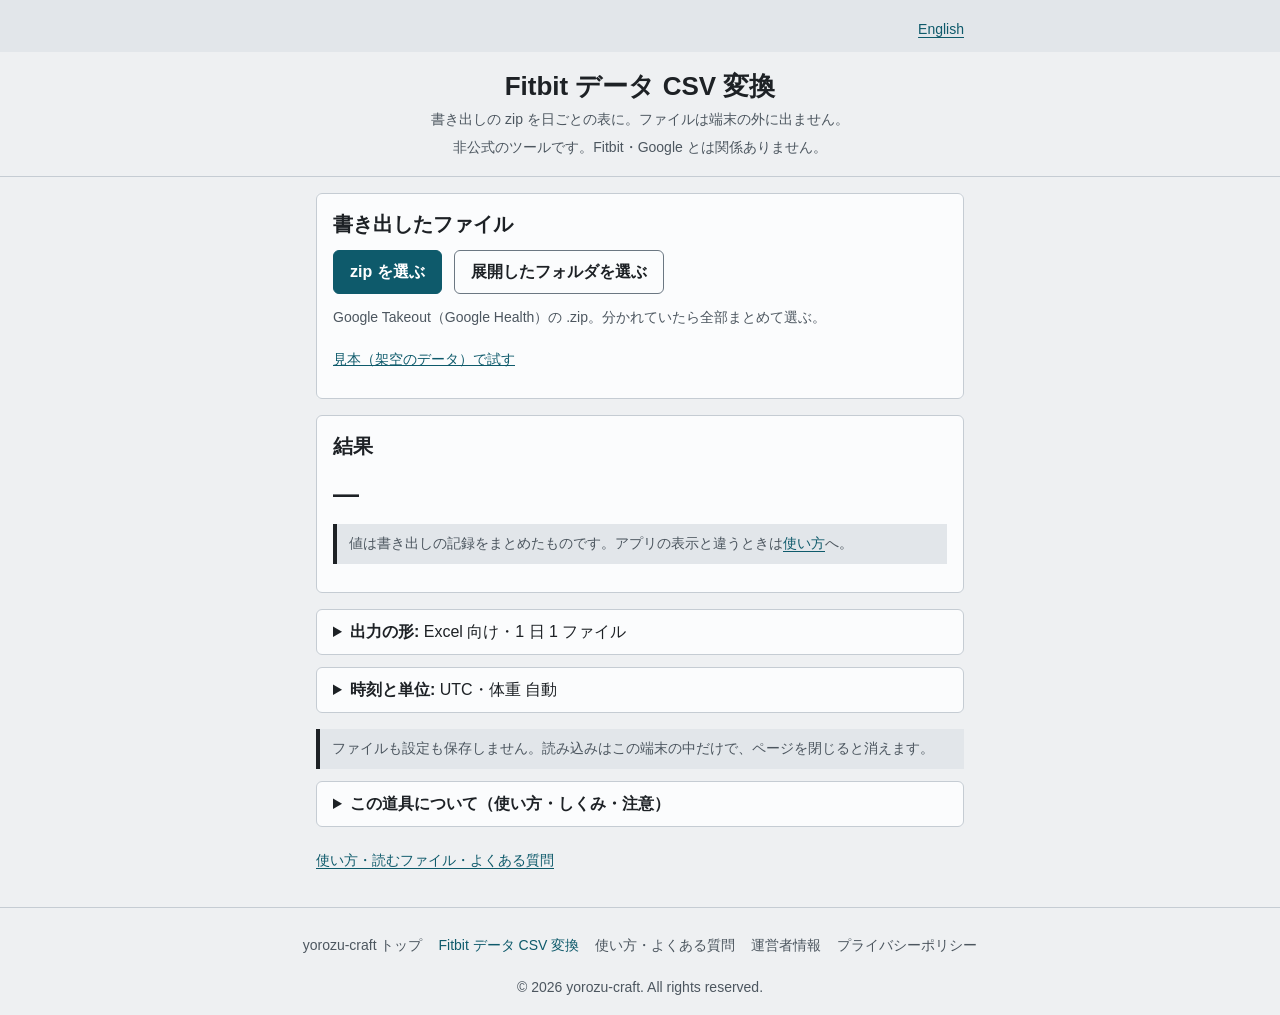
<file: index.html>
<!DOCTYPE html>
<html lang="ja">
<head>
  <meta charset="UTF-8">
  <meta name="viewport" content="width=device-width, initial-scale=1.0">
  <title>Fitbit データを CSV・Excel に変換（睡眠・歩数・心拍数）｜yorozu-craft</title>
  <meta name="description" content="Fitbit（Google Health）の書き出し zip から、睡眠・睡眠スコア・歩数・安静時心拍数・体重を日ごとの CSV（Excel 用）と Markdown（Obsidian 用）に。ファイルはブラウザの中で読み、送信しません。">
  <meta name="robots" content="index, follow">
  <link rel="canonical" href="https://yorozu-craft.com/fitbit-export/">
  <link rel="alternate" hreflang="ja" href="https://yorozu-craft.com/fitbit-export/">
  <link rel="alternate" hreflang="en" href="https://yorozu-craft.com/fitbit-export/en/">
  <link rel="alternate" hreflang="x-default" href="https://yorozu-craft.com/fitbit-export/">

  <meta property="og:title" content="Fitbit データを CSV・Excel に変換｜yorozu-craft">
  <meta property="og:description" content="Fitbit（Google Health）の書き出し zip から、睡眠・歩数・安静時心拍数・体重を日ごとの CSV と Markdown に。ファイルは送信しません。">
  <meta property="og:type" content="website">
  <meta property="og:url" content="https://yorozu-craft.com/fitbit-export/">
  <meta property="og:site_name" content="yorozu-craft">
  <meta property="og:locale" content="ja_JP">
  <meta property="og:image" content="https://yorozu-craft.com/fitbit-export/og-image.png">
  <meta property="og:image:width" content="1200">
  <meta property="og:image:height" content="630">
  <meta name="twitter:card" content="summary_large_image">
  <meta name="theme-color" content="#eef0f2" media="(prefers-color-scheme: light)">
  <meta name="theme-color" content="#15191d" media="(prefers-color-scheme: dark)">

  <script type="application/ld+json">
  {
    "@context": "https://schema.org",
    "@type": "WebApplication",
    "name": "Fitbit データ CSV 変換",
    "description": "Fitbit（Google Health）の書き出し zip から、睡眠・歩数・安静時心拍数・体重を日ごとの CSV と Markdown に。ファイルはブラウザの中で読み、送信しません。",
    "url": "https://yorozu-craft.com/fitbit-export/",
    "applicationCategory": "UtilitiesApplication",
    "operatingSystem": "All",
    "offers": { "@type": "Offer", "price": "0", "priceCurrency": "JPY" },
    "inLanguage": "ja"
  }
  </script>

  <!-- Google AdSense: サイト所有確認の meta だけ。AdSense 審査が通るまで本文の薄いページは広告 script を外す（2026-10-04）。通ったら本文を足してから戻す -->
  <meta name="google-adsense-account" content="ca-pub-5375267956079717">

  <link rel="icon" href="./favicon.svg" type="image/svg+xml">
  <link rel="apple-touch-icon" href="./apple-touch-icon.png">
  <link rel="manifest" href="./manifest.webmanifest">
  <link rel="stylesheet" href="./style.css">
</head>
<body>

  <header>
    <p class="lang-switch no-print"><a href="./en/" hreflang="en" lang="en">English</a></p>
    <div class="app-header">
      <h1>Fitbit データ CSV 変換</h1>
      <!-- 道具の冒頭は 1 文・40 字（WRITING.md 1 章）。「外部に送信しない」をここに -->
      <p class="subtitle">書き出しの zip を日ごとの表に。ファイルは端末の外に出ません。</p>
      <!-- 商標（REVIEW C7 R9）: 名前の近くに 1 文 -->
      <p class="tm">非公式のツールです。Fitbit・Google とは関係ありません。</p>
    </div>
  </header>

  <!-- 画面の骨組み「入力 → 結果」（SCREEN.md 1.1）。1 ファイルを選ぶ → 2 結果（日数・期間とダウンロード）→ 3 出力の形・時刻と単位 → 4 使い方へのリンク。
       入力は画面の中だけで扱い、ファイルも設定もブラウザに保存しない（localStorage を使わない） -->
  <main class="app-main">

    <!-- 1 必須の入力: ファイル 1 つ（ドロップも可） -->
    <fieldset class="card req" id="drop">
      <legend>書き出したファイル</legend>
      <div class="dropzone" id="dropzone">
        <div class="btn-row">
          <button type="button" class="btn btn-primary" id="pick-zip">zip を選ぶ</button>
          <button type="button" class="btn" id="pick-dir">展開したフォルダを選ぶ</button>
        </div>
        <label class="hint" for="file-zip">Google Takeout（Google Health）の .zip。分かれていたら全部まとめて選ぶ。</label>
        <p class="small"><button type="button" class="linkbtn" id="try-sample">見本（架空のデータ）で試す</button></p>
      </div>
      <input type="file" id="file-zip" accept=".zip,.json,.csv,application/zip" multiple hidden>
      <input type="file" id="file-dir" webkitdirectory multiple hidden>
    </fieldset>

    <!-- 2 結果: 日数（大きな数字）と期間。ダウンロードのボタンはここ -->
    <section class="card" id="result-card" tabindex="-1" aria-labelledby="h-result">
      <h2 id="h-result">結果</h2>
      <div id="result-main" aria-live="polite">
        <p class="result-num" id="result">—</p>
        <p class="result-sub" id="result-sub"></p>
      </div>
      <!-- 項目 × 月の升目（main.js が SVG を描く。Q-317） -->
      <div class="grid" id="grid" hidden></div>
      <!-- 2 つの列を 1 日 1 点で並べる図（main.js が押す所と SVG を描く。Q-426） -->
      <div class="scatter" id="scatter" hidden></div>
      <!-- 月ごとの平均を年ごとの線で重ねる図（main.js が SVG と押す所を描く。Q-508） -->
      <div class="scatter yoy" id="yoy" hidden></div>
      <div class="btn-row no-print" id="dl-row" hidden>
        <button type="button" class="btn btn-primary" id="dl-csv">CSV をダウンロード</button>
        <button type="button" class="btn" id="dl-md">Markdown（zip）をダウンロード</button>
        <button type="button" class="btn" id="dl-ex">運動の一覧（CSV）</button>
      </div>
      <details class="rels" id="detail" hidden>
        <summary>内訳（項目ごとの日数・注意・直近 7 日）</summary>
        <div class="table-wrap"><table class="mini" id="detail-table"></table></div>
        <ul class="notes" id="notes"></ul>
        <div class="table-wrap"><table class="mini" id="preview"></table></div>
      </details>
      <!-- data-keep: 値の出どころ（書き出しの記録をまとめたもので、アプリの表示と違うことがある）。D117 の目安と同じ役目 -->
      <p class="small" data-keep>値は書き出しの記録をまとめたものです。アプリの表示と違うときは<a href="./guide.html#time">使い方</a>へ。</p>
    </section>

    <!-- 3 出力の形・時刻と単位（一部の人だけ。summary に今の状態） -->
    <div class="opts">
      <details class="card opt" id="opt-out">
        <summary>出力の形: <span class="opt-state">Excel 向け・1 日 1 ファイル</span></summary>
        <div class="field">
          <label class="check"><input type="checkbox" id="bom" checked> CSV に BOM を付ける（Excel で文字化けしない）</label>
        </div>
        <div class="field">
          <label for="lang">列名・見出し</label>
          <select id="lang">
            <option value="ja" selected>日本語</option>
            <option value="en">英語（date, steps …）</option>
          </select>
        </div>
        <div class="field">
          <label for="md-unit">Markdown のまとめ方</label>
          <select id="md-unit">
            <option value="day" selected>1 日 1 ファイル（frontmatter つき）</option>
            <option value="month">1 か月 1 ファイル（表）</option>
          </select>
        </div>
        <div class="field">
          <label for="from">期間（空なら全部）</label>
          <div class="range"><input type="date" id="from" aria-label="期間の始め"> 〜 <input type="date" id="to" aria-label="期間の終わり"></div>
        </div>
      </details>
      <details class="card opt" id="opt-time">
        <summary>時刻と単位: <span class="opt-state">—</span></summary>
        <div class="field">
          <label for="tz">日付を分けるタイムゾーン</label>
          <p class="hint">歩数と運動の時刻は UTC で記録されています。</p>
          <select id="tz"></select>
        </div>
        <div class="field">
          <label for="wunit">weight-日付.json の体重の単位</label>
          <select id="wunit">
            <option value="auto" selected>自動（ふつうはポンド）</option>
            <option value="lb">ポンド（lb）→ kg に直す</option>
            <option value="kg">kg のまま</option>
          </select>
        </div>
      </details>
    </div>

    <!-- data-keep: 入れたファイルの扱い（保存しない・端末の外に出ない）。A2 の「入力は端末の外に出ない」と同じ役目 -->
    <p class="small" data-keep>ファイルも設定も保存しません。読み込みはこの端末の中だけで、ページを閉じると消えます。</p>
    <!-- about-tool: 道具の説明（使い方ページの要約。AdSense 審査 2026-10-04）。日本語のページだけ（id を付けない: 日英で同じ id を持つ試験があるため） -->
    <details class="about-tool card opt no-print">
      <summary>この道具について（使い方・しくみ・注意）</summary>
      <h3>Fitbit データ CSV 変換でできること</h3>
      <p>Google のデータ書き出しの zip を選ぶと、睡眠・睡眠スコア・歩数・安静時心拍数・体重・運動を日ごとの CSV（Excel 用）と Markdown（zip）にします。Fitbit のデータを表計算やメモに移したい人が使います。</p>
      <h3>使い方の要点</h3>
      <ul>
      <li>Google のデータ書き出し（takeout.google.com）で「Google Health」を選び、形式は .zip で書き出してダウンロードします。</li>
      <li>「zip を選ぶ」で zip を選びます。分かれていたら全部まとめて選びます。</li>
      <li>日数と期間、内訳の「直近 7 日」をアプリの値と見比べてから、CSV か Markdown（zip）をダウンロードします。</li>
      </ul>
      <h3>しくみ</h3>
      <p>読むのは睡眠・睡眠スコア・歩数・安静時心拍数・体重・運動のファイルだけで、フォルダ名は見ずにファイル名で探します。歩数と運動の時刻は UTC で記録されているので、選んだタイムゾーンで日付を分けます。weight-日付.json の体重はポンドとみなして kg に直し、weight.csv（グラム）があれば比べて決めます。JSON と CSV の両方の形がある日は、Global Export Data の JSON を使います。形式の根拠は Google Health ヘルプと公開の解析コードで、最終確認日は 2026 年 9 月 25 日です。</p>
      <h3>注意</h3>
      <p>値は書き出しの記録をまとめたもので、アプリの表示と一致するとは限りません。医療の判断には使わないでください。CSV と Markdown には健康の記録が入るので、共有する前に中身を確かめてください。選んだファイルはこのブラウザの中で読むだけで、外部に送信せず、ブラウザにも保存しません。.tgz は読めません。</p>
      <p>書き出し方のくわしい手順とよくある質問は<a href="./guide.html">Fitbit データ CSV 変換の使い方</a>に。</p>
    </details>
    <!-- /about-tool -->

    <p class="small link-row"><a href="./guide.html">使い方・読むファイル・よくある質問</a></p>

  </main>

  <footer class="app-footer">
    <nav class="footer-nav" aria-label="フッターナビゲーション">
      <ul>
        <li><a href="../">yorozu-craft トップ</a></li>
        <li><a href="./" aria-current="page">Fitbit データ CSV 変換</a></li>
        <li><a href="./guide.html">使い方・よくある質問</a></li>
        <li><a href="../about.html">運営者情報</a></li>
        <li><a href="../privacy-policy.html">プライバシーポリシー</a></li>
      </ul>
    </nav>
    <p>&copy; 2026 yorozu-craft. All rights reserved.</p>
  </footer>

  <script src="./used.js"></script>
  <script src="./constants.js"></script>
  <script src="./text.js"></script>
  <script src="./screen.js"></script>
  <script src="./zip.js"></script>
  <script src="./calc.js"></script>
  <script src="./main.js"></script>
  <!-- Cloudflare Web Analytics（Cookie を使わないアクセス解析） --><script type='module' src='https://static.cloudflareinsights.com/beacon.min.js' data-cf-beacon='{"token": "b79bf821e1fd4b6683866d493b1de426"}'></script><!-- End Cloudflare Web Analytics -->
</body>
</html>
</file>
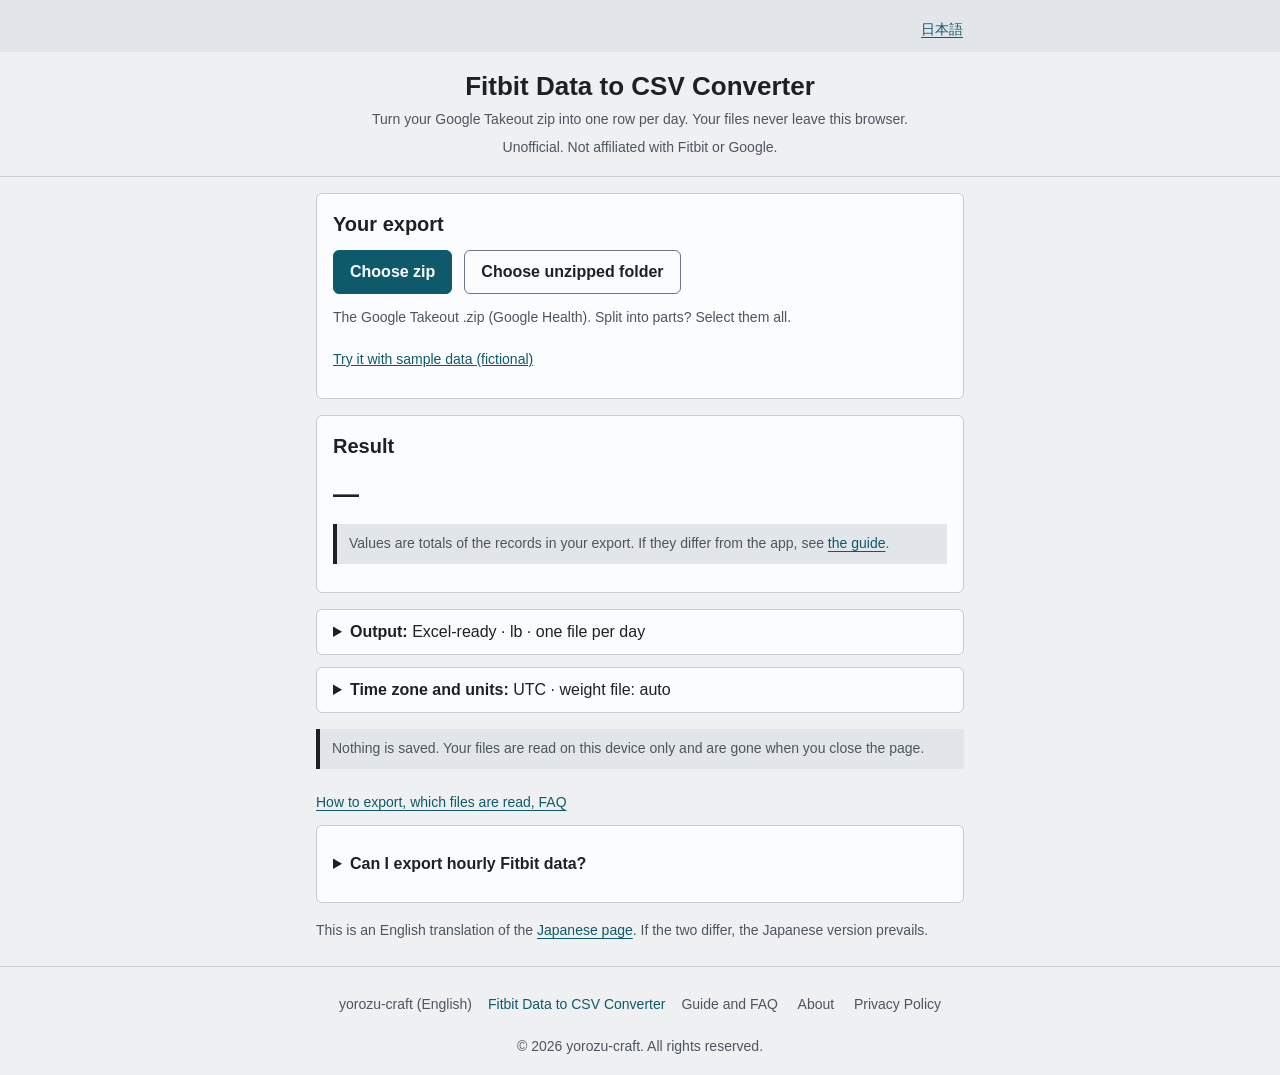
<file: en/index.html>
<!DOCTYPE html>
<html lang="en">
<head>
  <meta charset="UTF-8">
  <meta name="viewport" content="width=device-width, initial-scale=1.0">
  <title>How Do I Export Fitbit Data? Steps, Sleep, Weight and Heart Rate to CSV, Excel or Google Sheets | yorozu-craft</title>
  <meta name="description" content="Convert your Fitbit export from Google Takeout into a CSV with one row per day: sleep, sleep score, steps, resting heart rate, weight and exercise. Opens in Excel. Runs in your browser; nothing is uploaded.">
  <meta name="robots" content="index, follow">
  <link rel="canonical" href="https://yorozu-craft.com/fitbit-export/en/">
  <link rel="alternate" hreflang="ja" href="https://yorozu-craft.com/fitbit-export/">
  <link rel="alternate" hreflang="en" href="https://yorozu-craft.com/fitbit-export/en/">
  <link rel="alternate" hreflang="x-default" href="https://yorozu-craft.com/fitbit-export/">

  <meta property="og:title" content="How Do I Export Fitbit Data? Steps, Sleep, Weight and Heart Rate to CSV, Excel or Google Sheets | yorozu-craft">
  <meta property="og:description" content="Turn your Fitbit Google Takeout zip into one CSV row per day: sleep, steps, resting heart rate, weight. Nothing is uploaded.">
  <meta property="og:type" content="website">
  <meta property="og:url" content="https://yorozu-craft.com/fitbit-export/en/">
  <meta property="og:site_name" content="yorozu-craft">
  <meta property="og:locale" content="en_US">
  <meta property="og:locale:alternate" content="ja_JP">
  <meta property="og:image" content="https://yorozu-craft.com/fitbit-export/og-image.png">
  <meta property="og:image:width" content="1200">
  <meta property="og:image:height" content="630">
  <meta name="twitter:card" content="summary_large_image">
  <meta name="theme-color" content="#eef0f2" media="(prefers-color-scheme: light)">
  <meta name="theme-color" content="#15191d" media="(prefers-color-scheme: dark)">

  <script type="application/ld+json">
  {
    "@context": "https://schema.org",
    "@type": "WebApplication",
    "name": "Fitbit Data to CSV Converter",
    "description": "Convert your Fitbit export from Google Takeout into a CSV with one row per day: sleep, sleep score, steps, resting heart rate, weight and exercise. Runs in your browser; nothing is uploaded.",
    "url": "https://yorozu-craft.com/fitbit-export/en/",
    "applicationCategory": "UtilitiesApplication",
    "operatingSystem": "All",
    "offers": { "@type": "Offer", "price": "0", "priceCurrency": "JPY" },
    "inLanguage": "en"
  }
  </script>

  <!-- Google AdSense: site ownership meta only. The ad script is off on thin pages until the AdSense review passes (2026-10-04) -->
  <meta name="google-adsense-account" content="ca-pub-5375267956079717">

  <link rel="icon" href="../favicon.svg" type="image/svg+xml">
  <link rel="apple-touch-icon" href="../apple-touch-icon.png">
  <link rel="manifest" href="../manifest.webmanifest">
  <link rel="stylesheet" href="../style.css">
</head>
<body>

  <header>
    <p class="lang-switch no-print"><a href="../" hreflang="ja" lang="ja">日本語</a></p>
    <div class="app-header">
      <h1>Fitbit Data to CSV Converter</h1>
      <p class="subtitle">Turn your Google Takeout zip into one row per day. Your files never leave this browser.</p>
      <!-- 商標（REVIEW C7 R9） -->
      <p class="tm">Unofficial. Not affiliated with Fitbit or Google.</p>
    </div>
  </header>

  <!-- 日本語版（../index.html）と同じ骨組み・同じ id。文は text.js の en。ファイルも設定も保存しない -->
  <main class="app-main">

    <fieldset class="card req" id="drop">
      <legend>Your export</legend>
      <div class="dropzone" id="dropzone">
        <div class="btn-row">
          <button type="button" class="btn btn-primary" id="pick-zip">Choose zip</button>
          <button type="button" class="btn" id="pick-dir">Choose unzipped folder</button>
        </div>
        <label class="hint" for="file-zip">The Google Takeout .zip (Google Health). Split into parts? Select them all.</label>
        <p class="small"><button type="button" class="linkbtn" id="try-sample">Try it with sample data (fictional)</button></p>
      </div>
      <input type="file" id="file-zip" accept=".zip,.json,.csv,application/zip" multiple hidden>
      <input type="file" id="file-dir" webkitdirectory multiple hidden>
    </fieldset>

    <section class="card" id="result-card" tabindex="-1" aria-labelledby="h-result">
      <h2 id="h-result">Result</h2>
      <div id="result-main" aria-live="polite">
        <p class="result-num" id="result">—</p>
        <p class="result-sub" id="result-sub"></p>
      </div>
      <!-- 項目 × 月の升目（main.js が SVG を描く。Q-317） -->
      <div class="grid" id="grid" hidden></div>
      <!-- 2 つの列を 1 日 1 点で並べる図（main.js が押す所と SVG を描く。Q-426） -->
      <div class="scatter" id="scatter" hidden></div>
      <div class="scatter yoy" id="yoy" hidden></div>
      <div class="btn-row no-print" id="dl-row" hidden>
        <button type="button" class="btn btn-primary" id="dl-csv">Download CSV</button>
        <button type="button" class="btn" id="dl-md">Download Markdown (zip)</button>
        <button type="button" class="btn" id="dl-ex">Exercise list (CSV)</button>
      </div>
      <details class="rels" id="detail" hidden>
        <summary>Details (days per item, notes, last 7 days)</summary>
        <div class="table-wrap"><table class="mini" id="detail-table"></table></div>
        <ul class="notes" id="notes"></ul>
        <div class="table-wrap"><table class="mini" id="preview"></table></div>
      </details>
      <!-- data-keep: 値の出どころ（書き出しの記録をまとめたもので、アプリの表示と違うことがある）。D117 の目安と同じ役目 -->
      <p class="small" data-keep>Values are totals of the records in your export. If they differ from the app, see <a href="./guide.html#time">the guide</a>.</p>
    </section>

    <div class="opts">
      <details class="card opt" id="opt-out">
        <summary>Output: <span class="opt-state">Excel-ready · kg · one file per day</span></summary>
        <div class="field">
          <label for="wout">Weight unit</label>
          <select id="wout">
            <option value="kg" selected>Kilograms (kg)</option>
            <option value="lb">Pounds (lb)</option>
          </select>
        </div>
        <div class="field">
          <label class="check"><input type="checkbox" id="bom" checked> Add a BOM so Excel opens the CSV as UTF-8</label>
        </div>
        <div class="field">
          <label for="lang">Column names</label>
          <select id="lang">
            <option value="en" selected>English (date, steps …)</option>
            <option value="ja">Japanese</option>
          </select>
        </div>
        <div class="field">
          <label for="md-unit">Markdown files</label>
          <select id="md-unit">
            <option value="day" selected>One file per day (with frontmatter)</option>
            <option value="month">One file per month (table)</option>
          </select>
        </div>
        <div class="field">
          <label for="from">Date range (leave empty for all)</label>
          <div class="range"><input type="date" id="from" aria-label="Start date"> to <input type="date" id="to" aria-label="End date"></div>
        </div>
      </details>
      <details class="card opt" id="opt-time">
        <summary>Time zone and units: <span class="opt-state">—</span></summary>
        <div class="field">
          <label for="tz">Time zone for splitting days</label>
          <p class="hint">Step and exercise times are recorded in UTC.</p>
          <select id="tz"></select>
        </div>
        <div class="field">
          <label for="wunit">Unit in weight-YYYY-MM-DD.json</label>
          <select id="wunit">
            <option value="auto" selected>Auto (usually pounds)</option>
            <option value="lb">Pounds (lb)</option>
            <option value="kg">Kilograms (kg)</option>
          </select>
        </div>
      </details>
    </div>

    <!-- data-keep: 入れたファイルの扱い（保存しない・端末の外に出ない）。A2 の「入力は端末の外に出ない」と同じ役目 -->
    <p class="small" data-keep>Nothing is saved. Your files are read on this device only and are gone when you close the page.</p>
    <p class="small link-row"><a href="./guide.html">How to export, which files are read, FAQ</a></p>

    <details class="card content" id="hourly">
      <summary>Can I export hourly Fitbit data?</summary>
      <p>Google Takeout keeps more detail than one value per day: the steps and heart rate files hold minute-level records, each with a time in UTC. This converter makes one row per day and does not write hourly rows.</p>
    </details>

    <p class="small translation-note">This is an English translation of the <a href="../" hreflang="ja">Japanese page</a>. If the two differ, the Japanese version prevails.</p>

  </main>

  <footer class="app-footer">
    <nav class="footer-nav" aria-label="Footer">
      <ul>
        <li><a href="../../en/">yorozu-craft (English)</a></li>
        <li><a href="./" aria-current="page">Fitbit Data to CSV Converter</a></li>
        <li><a href="./guide.html">Guide and FAQ</a></li>
        <li><a href="../../en/about.html">About</a></li>
        <li><a href="../../en/privacy-policy.html">Privacy Policy</a></li>
      </ul>
    </nav>
    <p>&copy; 2026 yorozu-craft. All rights reserved.</p>
  </footer>

  <script src="../used.js"></script>
  <script src="../constants.js"></script>
  <script src="../text.js"></script>
  <script src="../screen.js"></script>
  <script src="../zip.js"></script>
  <script src="../calc.js"></script>
  <script src="../main.js"></script>
  <!-- Cloudflare Web Analytics（Cookie を使わないアクセス解析） --><script type='module' src='https://static.cloudflareinsights.com/beacon.min.js' data-cf-beacon='{"token": "b79bf821e1fd4b6683866d493b1de426"}'></script><!-- End Cloudflare Web Analytics -->
</body>
</html>
</file>
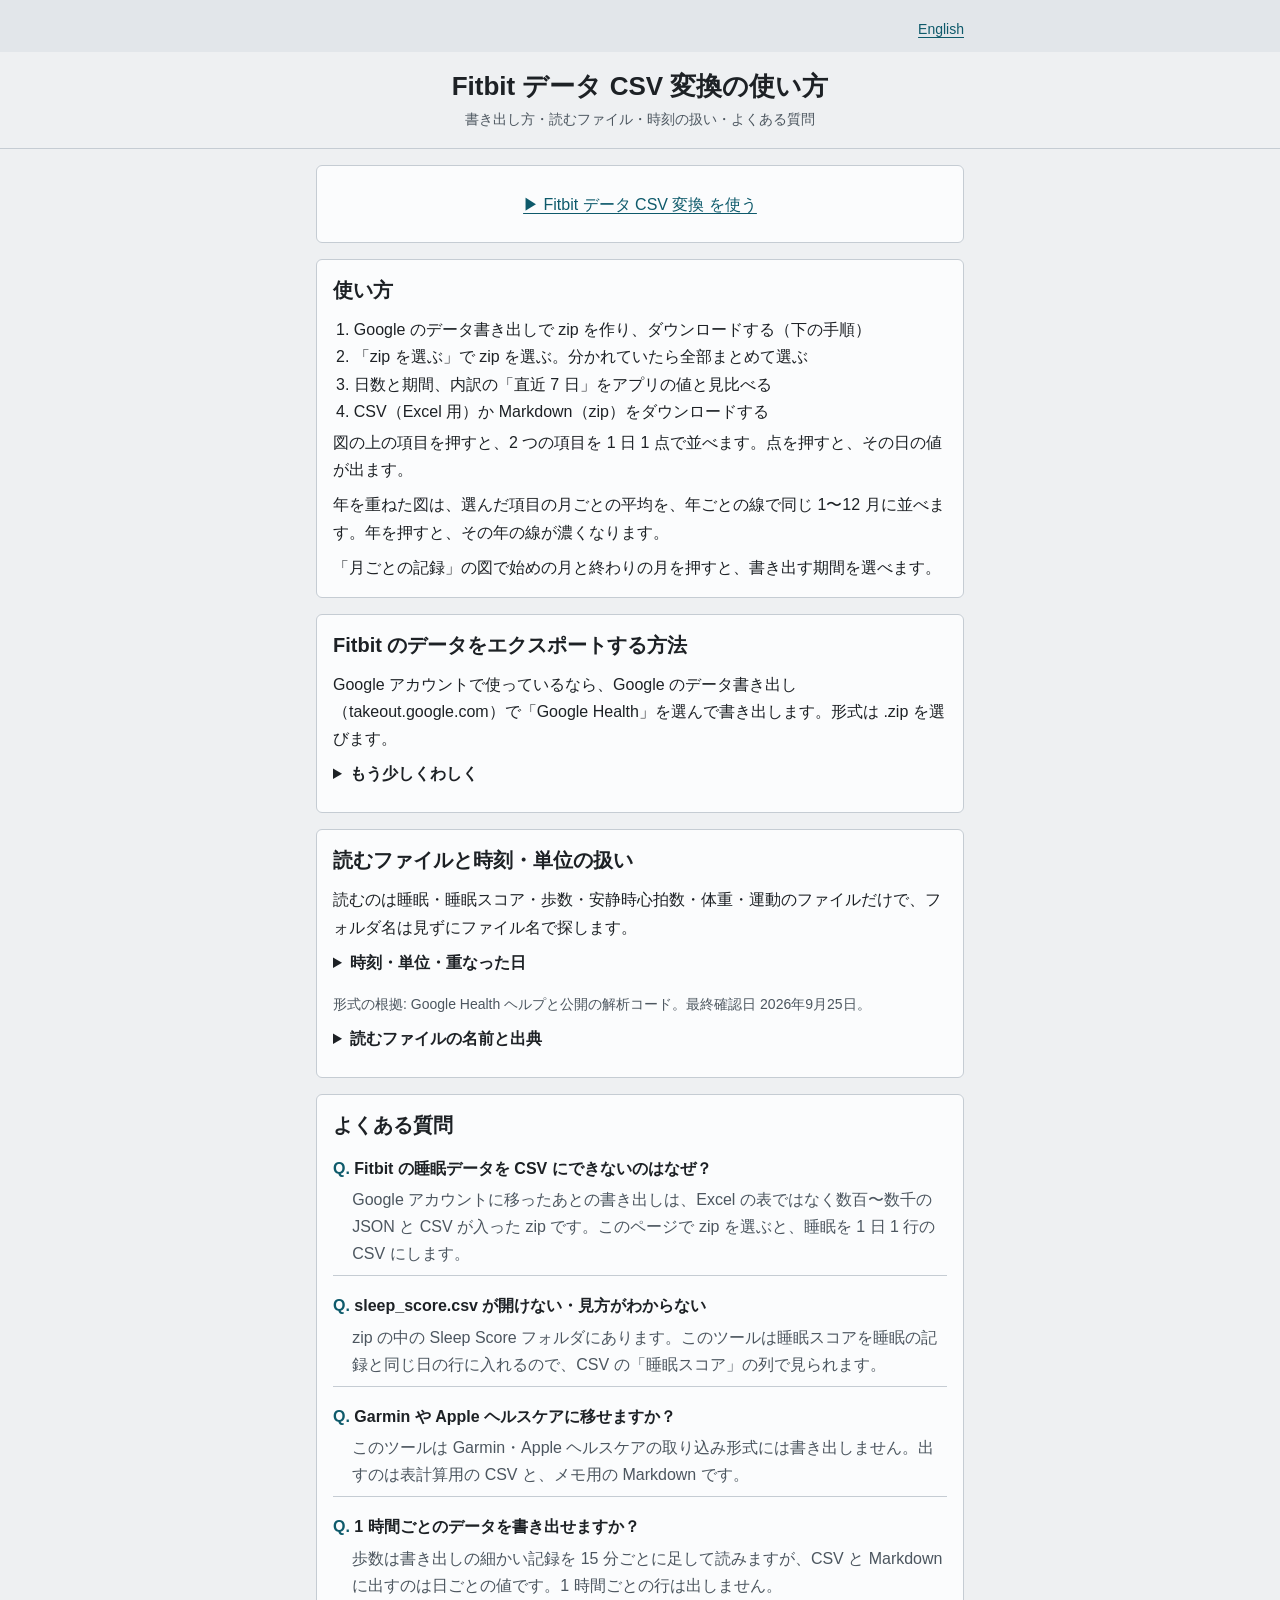
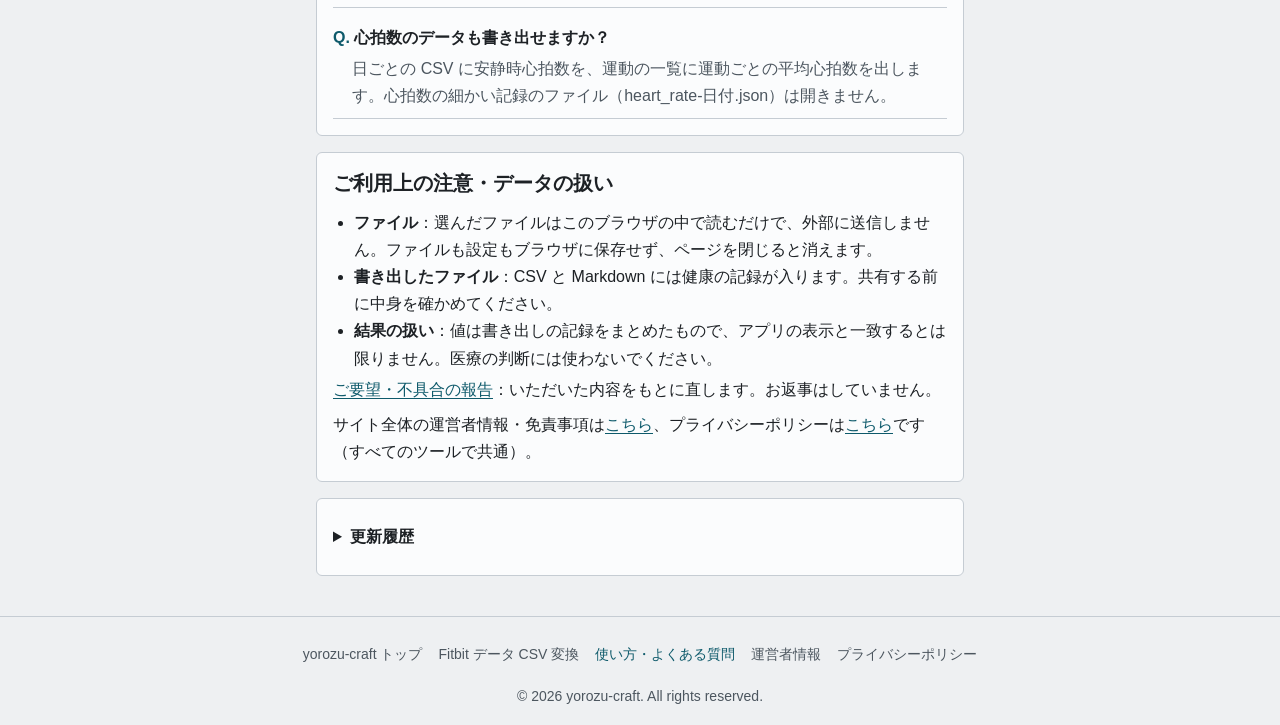
<file: guide.html>
<!DOCTYPE html>
<html lang="ja">
<head>
  <meta charset="UTF-8">
  <meta name="viewport" content="width=device-width, initial-scale=1.0">
  <title>使い方・よくある質問｜Fitbit データ CSV 変換｜yorozu-craft</title>
  <meta name="description" content="Fitbit（Google Health）のデータを CSV・Excel にする手順。Google Takeout での書き出し方、読むファイル、時刻と体重の単位の扱い、よくある質問。">
  <meta name="robots" content="index, follow">
  <link rel="canonical" href="https://yorozu-craft.com/fitbit-export/guide.html">
  <link rel="alternate" hreflang="ja" href="https://yorozu-craft.com/fitbit-export/guide.html">
  <link rel="alternate" hreflang="en" href="https://yorozu-craft.com/fitbit-export/en/guide.html">
  <link rel="alternate" hreflang="x-default" href="https://yorozu-craft.com/fitbit-export/guide.html">

  <meta property="og:title" content="使い方・よくある質問｜Fitbit データ CSV 変換">
  <meta property="og:description" content="Fitbit（Google Health）のデータを CSV・Excel にする手順と、読むファイル・時刻の扱い。">
  <meta property="og:type" content="article">
  <meta property="og:url" content="https://yorozu-craft.com/fitbit-export/guide.html">
  <meta property="og:site_name" content="yorozu-craft">
  <meta property="og:locale" content="ja_JP">
  <meta property="og:image" content="https://yorozu-craft.com/fitbit-export/og-image.png">
  <meta property="og:image:width" content="1200">
  <meta property="og:image:height" content="630">
  <meta name="twitter:card" content="summary_large_image">

  <!-- よくある質問（下の #faq と内容をそろえる） -->
  <script type="application/ld+json">
  {
    "@context": "https://schema.org",
    "@type": "FAQPage",
    "mainEntity": [
      {
        "@type": "Question",
        "name": "Fitbit の睡眠データを CSV にできないのはなぜ？",
        "acceptedAnswer": { "@type": "Answer", "text": "Google アカウントに移ったあとの書き出しは、Excel の表ではなく数百〜数千の JSON と CSV が入った zip です。このページで zip を選ぶと、睡眠を 1 日 1 行の CSV にします。" }
      },
      {
        "@type": "Question",
        "name": "sleep_score.csv が開けない・見方がわからない",
        "acceptedAnswer": { "@type": "Answer", "text": "zip の中の Sleep Score フォルダにあります。このツールは睡眠スコアを睡眠の記録と同じ日の行に入れるので、CSV の「睡眠スコア」の列で見られます。" }
      },
      {
        "@type": "Question",
        "name": "Garmin や Apple ヘルスケアに移せますか？",
        "acceptedAnswer": { "@type": "Answer", "text": "このツールは Garmin・Apple ヘルスケアの取り込み形式には書き出しません。出すのは表計算用の CSV と、メモ用の Markdown です。" }
      },
      {
        "@type": "Question",
        "name": "1 時間ごとのデータを書き出せますか？",
        "acceptedAnswer": { "@type": "Answer", "text": "歩数は書き出しの細かい記録を 15 分ごとに足して読みますが、CSV と Markdown に出すのは日ごとの値です。1 時間ごとの行は出しません。" }
      },
      {
        "@type": "Question",
        "name": "心拍数のデータも書き出せますか？",
        "acceptedAnswer": { "@type": "Answer", "text": "日ごとの CSV に安静時心拍数を、運動の一覧に運動ごとの平均心拍数を出します。心拍数の細かい記録のファイル（heart_rate-日付.json）は開きません。" }
      }
    ]
  }
  </script>

  <!-- Google AdSense（サイト所有確認 + 広告配信スクリプト） -->
  <meta name="google-adsense-account" content="ca-pub-5375267956079717">
  <script async src="https://pagead2.googlesyndication.com/pagead/js/adsbygoogle.js?client=ca-pub-5375267956079717"
     crossorigin="anonymous"></script>

  <link rel="icon" href="./favicon.svg" type="image/svg+xml">
  <link rel="manifest" href="/fitbit-export/manifest.webmanifest">
  <link rel="apple-touch-icon" href="./apple-touch-icon.png">
  <link rel="stylesheet" href="./style.css">
</head>
<body>

  <header>
    <p class="lang-switch no-print"><a href="./en/guide.html" hreflang="en" lang="en">English</a></p>
    <div class="app-header">
      <h1>Fitbit データ CSV 変換の使い方</h1>
      <p class="subtitle">書き出し方・読むファイル・時刻の扱い・よくある質問</p>
    </div>
  </header>

  <main class="app-main">

    <p class="card" style="text-align:center"><a href="./">▶ Fitbit データ CSV 変換 を使う</a></p>

    <article class="card content" id="howto">
      <h2>使い方</h2>
      <ol>
        <li>Google のデータ書き出しで zip を作り、ダウンロードする（下の手順）</li>
        <li>「zip を選ぶ」で zip を選ぶ。分かれていたら全部まとめて選ぶ</li>
        <li>日数と期間、内訳の「直近 7 日」をアプリの値と見比べる</li>
        <li>CSV（Excel 用）か Markdown（zip）をダウンロードする</li>
      </ol>
      <p>図の上の項目を押すと、2 つの項目を 1 日 1 点で並べます。点を押すと、その日の値が出ます。</p>
      <p>年を重ねた図は、選んだ項目の月ごとの平均を、年ごとの線で同じ 1〜12 月に並べます。年を押すと、その年の線が濃くなります。</p>
      <p>「月ごとの記録」の図で始めの月と終わりの月を押すと、書き出す期間を選べます。</p>
    </article>

    <article class="card content" id="export">
      <h2>Fitbit のデータをエクスポートする方法</h2>
      <p>Google アカウントで使っているなら、Google のデータ書き出し（takeout.google.com）で「Google Health」を選んで書き出します。形式は .zip を選びます。</p>
      <details>
        <summary>もう少しくわしく</summary>
        <ul>
          <li>Fitbit アカウントのままの人は、fitbit.com の設定の「データ エクスポート」からアカウント アーカイブを要求します（公式ヘルプ）。</li>
          <li>2026 年 5 月 19 日以降、Fitbit アカウントではログインできません。Google は 2026 年 7 月 15 日から削除の処理を始めると告知しました（公式ヘルプ）。</li>
          <li>書き出しは選んだ上限のサイズを超えると複数の zip に分かれ、リンクは約 7 日で切れます。.tgz はこのツールでは読めません。</li>
        </ul>
      </details>
    </article>

    <article class="card content" id="time">
      <h2>読むファイルと時刻・単位の扱い</h2>
      <p>読むのは睡眠・睡眠スコア・歩数・安静時心拍数・体重・運動のファイルだけで、フォルダ名は見ずにファイル名で探します。</p>
      <details>
        <summary>時刻・単位・重なった日</summary>
        <ul>
          <li>歩数と運動の時刻は UTC で記録されているので、選んだタイムゾーンで日付を分けます。</li>
          <li>weight-日付.json の体重はポンドとみなして kg に直します。weight.csv（グラム）があれば比べて決めます。</li>
          <li>両方の形がある日は Global Export Data の JSON を使います。</li>
        </ul>
      </details>
      <p class="small">形式の根拠: Google Health ヘルプと公開の解析コード。最終確認日 <time datetime="2026-09-25">2026年9月25日</time>。</p>
      <details>
        <summary>読むファイルの名前と出典</summary>
        <ul id="sources"></ul>
        <p class="small">Google は書き出しの中身の列を説明していないため、形式は公開の解析コードで確かめました。アプリの値と違うときは、ご要望フォームで教えてください。</p>
      </details>
    </article>

    <article class="card content" id="faq">
      <h2>よくある質問</h2>
      <dl class="faq">
        <dt>Fitbit の睡眠データを CSV にできないのはなぜ？</dt>
        <dd>Google アカウントに移ったあとの書き出しは、Excel の表ではなく数百〜数千の JSON と CSV が入った zip です。このページで zip を選ぶと、睡眠を 1 日 1 行の CSV にします。</dd>
        <dt>sleep_score.csv が開けない・見方がわからない</dt>
        <dd>zip の中の Sleep Score フォルダにあります。このツールは睡眠スコアを睡眠の記録と同じ日の行に入れるので、CSV の「睡眠スコア」の列で見られます。</dd>
        <dt>Garmin や Apple ヘルスケアに移せますか？</dt>
        <dd>このツールは Garmin・Apple ヘルスケアの取り込み形式には書き出しません。出すのは表計算用の CSV と、メモ用の Markdown です。</dd>
        <dt id="hourly">1 時間ごとのデータを書き出せますか？</dt>
        <dd>歩数は書き出しの細かい記録を 15 分ごとに足して読みますが、CSV と Markdown に出すのは日ごとの値です。1 時間ごとの行は出しません。</dd>
        <dt id="heart-rate">心拍数のデータも書き出せますか？</dt>
        <dd>日ごとの CSV に安静時心拍数を、運動の一覧に運動ごとの平均心拍数を出します。心拍数の細かい記録のファイル（heart_rate-日付.json）は開きません。</dd>
      </dl>
    </article>

    <article class="card content" id="notes">
      <h2>ご利用上の注意・データの扱い</h2>
      <ul>
        <li><strong>ファイル</strong>：選んだファイルはこのブラウザの中で読むだけで、外部に送信しません。ファイルも設定もブラウザに保存せず、ページを閉じると消えます。</li>
        <li><strong>書き出したファイル</strong>：CSV と Markdown には健康の記録が入ります。共有する前に中身を確かめてください。</li>
        <li><strong>結果の扱い</strong>：値は書き出しの記録をまとめたもので、アプリの表示と一致するとは限りません。医療の判断には使わないでください。</li>
      </ul>
      <p><a href="/post/?from=/fitbit-export/guide.html">ご要望・不具合の報告</a>：いただいた内容をもとに直します。お返事はしていません。</p>
      <p>サイト全体の運営者情報・免責事項は<a href="../about.html">こちら</a>、プライバシーポリシーは<a href="../privacy-policy.html">こちら</a>です（すべてのツールで共通）。</p>
    </article>

    <article class="card content">
      <details id="changelog">
        <summary>更新履歴</summary>
        <ul>
          <li><time datetime="2026-09-25">2026年9月25日</time> 公開</li>
          <li><time datetime="2026-11-17">2026年11月17日</time> 項目と月の升目、よくある質問 2 問</li>
          <li><time datetime="2026-11-18">2026年11月18日</time> Fitbit アカウントの削除の告知を確かめ直した</li>
          <li><time datetime="2026-11-18">2026年11月18日</time> 2 つの項目を点で並べる図を足した</li>
          <li><time datetime="2026-11-18">2026年11月18日</time> 月ごとの平均を年ごとの線で重ねる図</li>
          <li><time datetime="2026-11-19">2026年11月19日</time> 月ごとの升目を押して、書き出す期間を選べるようにした</li>
        </ul>
      </details>
    </article>

  </main>

  <footer class="app-footer">
    <nav class="footer-nav" aria-label="フッターナビゲーション">
      <ul>
        <li><a href="../">yorozu-craft トップ</a></li>
        <li><a href="./">Fitbit データ CSV 変換</a></li>
        <li><a href="./guide.html" aria-current="page">使い方・よくある質問</a></li>
        <li><a href="../about.html">運営者情報</a></li>
        <li><a href="../privacy-policy.html">プライバシーポリシー</a></li>
      </ul>
    </nav>
    <p>&copy; 2026 yorozu-craft. All rights reserved.</p>
  </footer>

  <script src="./constants.js"></script>
  <script>
    // 出典の一覧は constants.js から（値を 2 か所に持たない）
    (function () {
      var ul = document.getElementById('sources');
      Object.keys(Constants.SOURCES).forEach(function (k) {
        var s = Constants.SOURCES[k], li = document.createElement('li'), a = document.createElement('a');
        li.appendChild(document.createTextNode(s.label + ': ' + s.value + '（'));
        a.href = s.url; a.textContent = s.source; a.rel = 'noopener'; li.appendChild(a);
        li.appendChild(document.createTextNode('、確認 ' + s.checked + '）'));
        ul.appendChild(li);
      });
    })();
  </script>
  <!-- Cloudflare Web Analytics（Cookie を使わないアクセス解析） --><script type='module' src='https://static.cloudflareinsights.com/beacon.min.js' data-cf-beacon='{"token": "b79bf821e1fd4b6683866d493b1de426"}'></script><!-- End Cloudflare Web Analytics -->
</body>
</html>
</file>
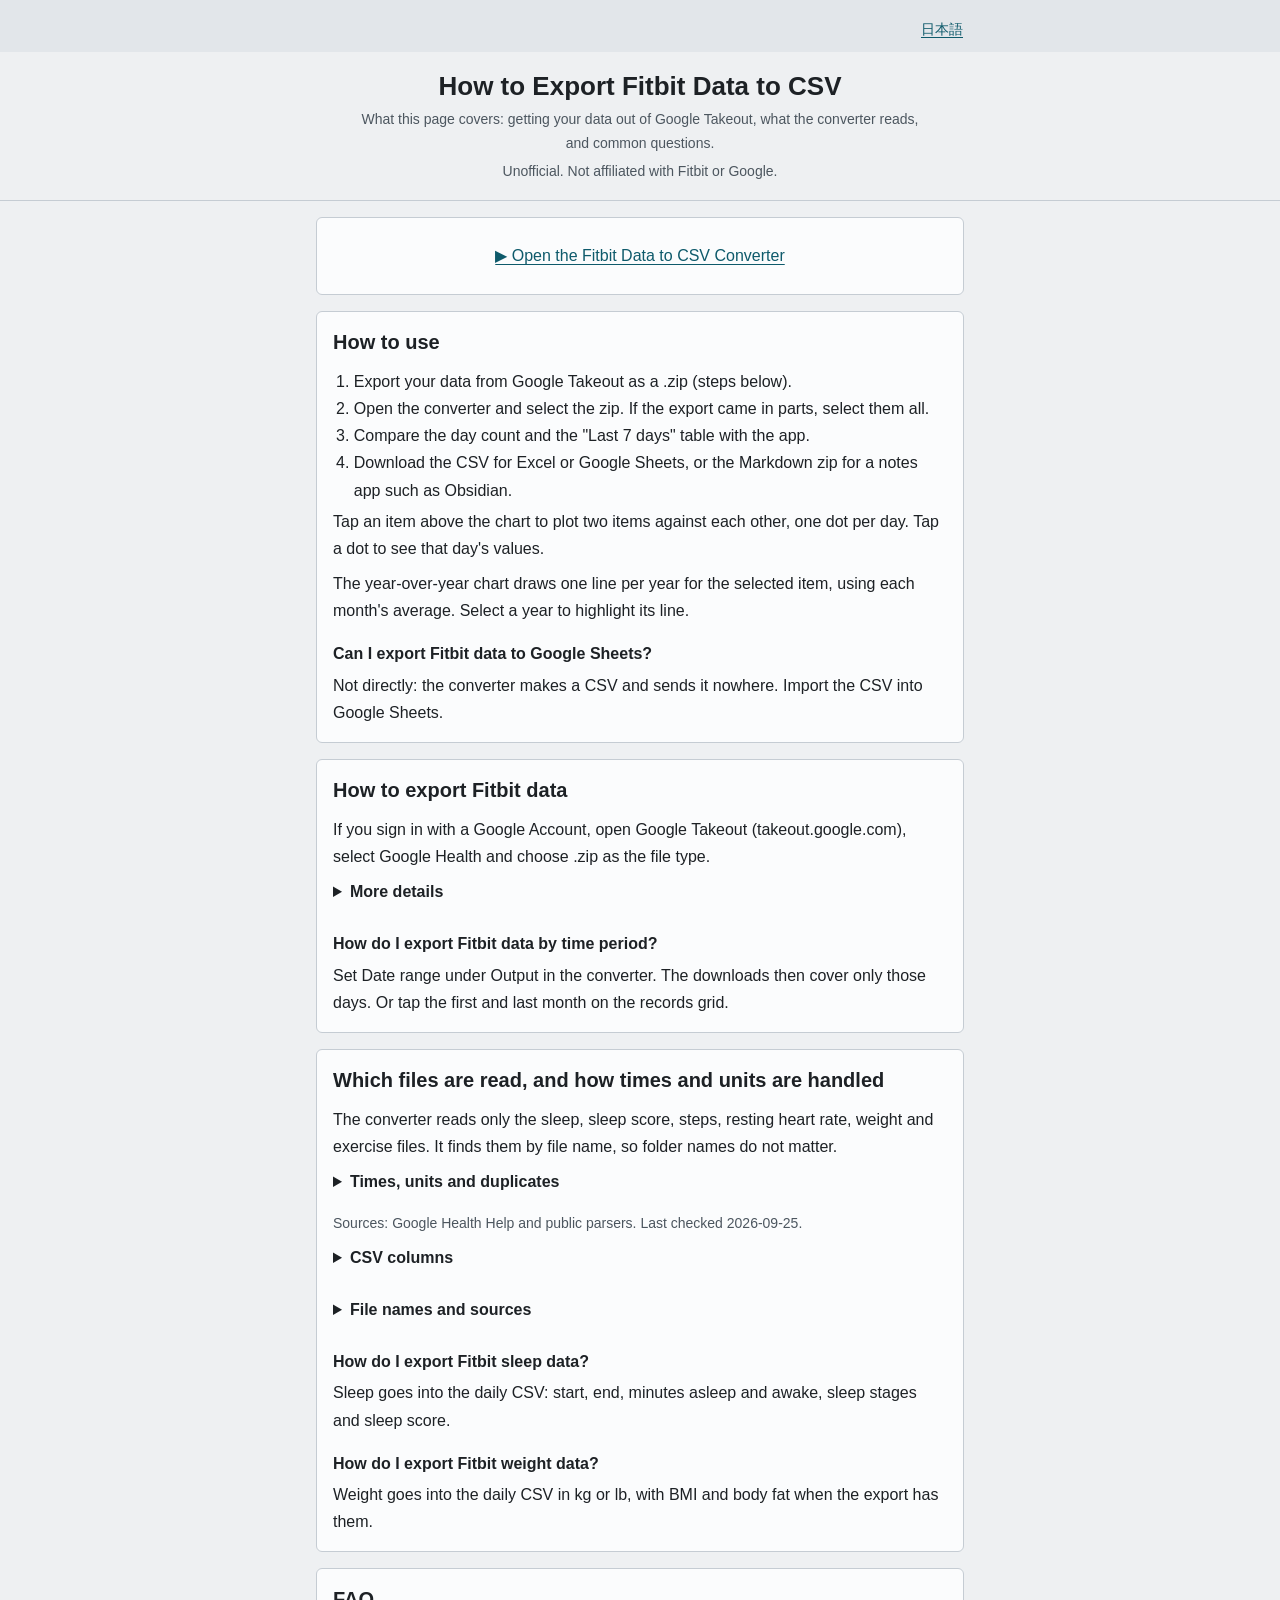
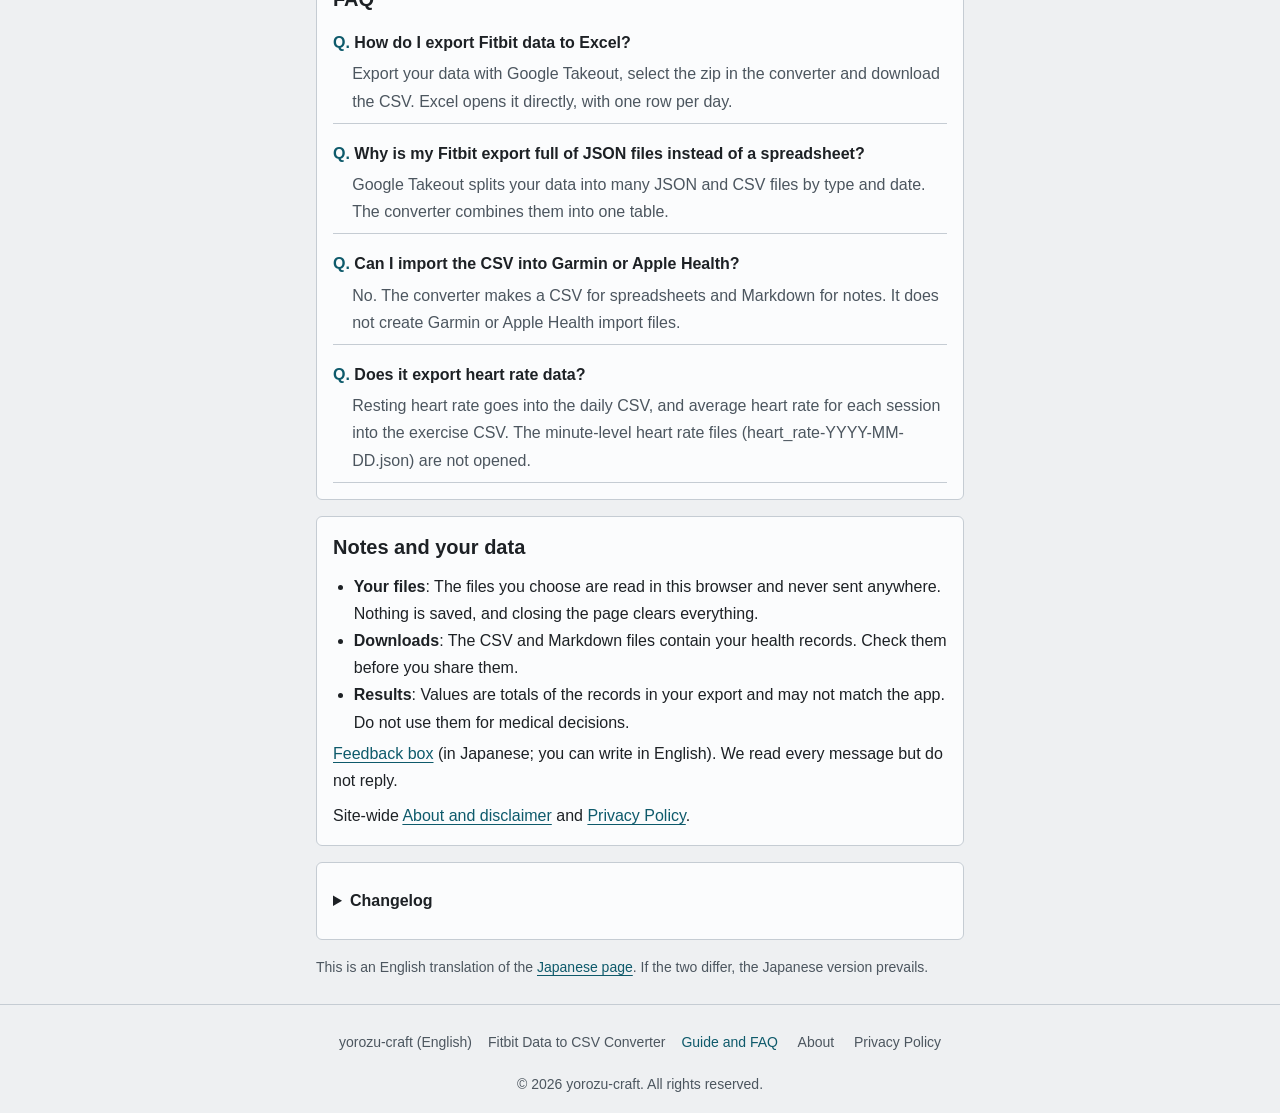
<file: en/guide.html>
<!DOCTYPE html>
<html lang="en">
<head>
  <meta charset="UTF-8">
  <meta name="viewport" content="width=device-width, initial-scale=1.0">
  <title>How to Export Fitbit Data to CSV from Google Takeout – Guide and FAQ | yorozu-craft</title>
  <meta name="description" content="How to export your Fitbit data with Google Takeout, which files in the zip hold sleep, steps, heart rate and weight, how UTC times and pounds are handled, and how to open the result in Excel.">
  <meta name="robots" content="index, follow">
  <link rel="canonical" href="https://yorozu-craft.com/fitbit-export/en/guide.html">
  <link rel="alternate" hreflang="ja" href="https://yorozu-craft.com/fitbit-export/guide.html">
  <link rel="alternate" hreflang="en" href="https://yorozu-craft.com/fitbit-export/en/guide.html">
  <link rel="alternate" hreflang="x-default" href="https://yorozu-craft.com/fitbit-export/guide.html">

  <meta property="og:title" content="How to Export Fitbit Data to CSV | yorozu-craft">
  <meta property="og:description" content="Google Takeout steps, the files the converter reads, time zones and weight units, and FAQ.">
  <meta property="og:type" content="article">
  <meta property="og:url" content="https://yorozu-craft.com/fitbit-export/en/guide.html">
  <meta property="og:site_name" content="yorozu-craft">
  <meta property="og:locale" content="en_US">
  <meta property="og:locale:alternate" content="ja_JP">
  <meta property="og:image" content="https://yorozu-craft.com/fitbit-export/og-image.png">
  <meta property="og:image:width" content="1200">
  <meta property="og:image:height" content="630">
  <meta name="twitter:card" content="summary_large_image">

  <!-- よくある質問（下の #faq と内容をそろえる） -->
  <script type="application/ld+json">
  {
    "@context": "https://schema.org",
    "@type": "FAQPage",
    "mainEntity": [
      {
        "@type": "Question",
        "name": "How do I export Fitbit data to Excel?",
        "acceptedAnswer": { "@type": "Answer", "text": "Export your data with Google Takeout, select the zip in the converter and download the CSV. Excel opens it directly, with one row per day." }
      },
      {
        "@type": "Question",
        "name": "Why is my Fitbit export full of JSON files instead of a spreadsheet?",
        "acceptedAnswer": { "@type": "Answer", "text": "Google Takeout splits your data into many JSON and CSV files by type and date. The converter combines them into one table." }
      },
      {
        "@type": "Question",
        "name": "Can I import the CSV into Garmin or Apple Health?",
        "acceptedAnswer": { "@type": "Answer", "text": "No. The converter makes a CSV for spreadsheets and Markdown for notes. It does not create Garmin or Apple Health import files." }
      },
      {
        "@type": "Question",
        "name": "Does it export heart rate data?",
        "acceptedAnswer": { "@type": "Answer", "text": "Resting heart rate goes into the daily CSV, and average heart rate for each session into the exercise CSV. The minute-level heart rate files (heart_rate-YYYY-MM-DD.json) are not opened." }
      }
    ]
  }
  </script>

  <!-- Google AdSense（サイト所有確認 + 広告配信スクリプト） -->
  <meta name="google-adsense-account" content="ca-pub-5375267956079717">
  <script async src="https://pagead2.googlesyndication.com/pagead/js/adsbygoogle.js?client=ca-pub-5375267956079717"
     crossorigin="anonymous"></script>

  <link rel="icon" href="../favicon.svg" type="image/svg+xml">
  <link rel="manifest" href="/fitbit-export/manifest.webmanifest">
  <link rel="apple-touch-icon" href="../apple-touch-icon.png">
  <link rel="stylesheet" href="../style.css">
</head>
<body>

  <header>
    <p class="lang-switch no-print"><a href="../guide.html" hreflang="ja" lang="ja">日本語</a></p>
    <div class="app-header">
      <h1>How to Export Fitbit Data to CSV</h1>
      <p class="subtitle">What this page covers: getting your data out of Google Takeout, what the converter reads, and common questions.</p>
      <p class="tm">Unofficial. Not affiliated with Fitbit or Google.</p>
    </div>
  </header>

  <main class="app-main">

    <p class="card" style="text-align:center"><a href="./">▶ Open the Fitbit Data to CSV Converter</a></p>

    <article class="card content" id="howto">
      <h2>How to use</h2>
      <ol>
        <li>Export your data from Google Takeout as a .zip (steps below).</li>
        <li>Open the converter and select the zip. If the export came in parts, select them all.</li>
        <li>Compare the day count and the "Last 7 days" table with the app.</li>
        <li>Download the CSV for Excel or Google Sheets, or the Markdown zip for a notes app such as Obsidian.</li>
      </ol>
      <p>Tap an item above the chart to plot two items against each other, one dot per day. Tap a dot to see that day's values.</p>
      <p>The year-over-year chart draws one line per year for the selected item, using each month's average. Select a year to highlight its line.</p>
      <h3 id="sheets">Can I export Fitbit data to Google Sheets?</h3>
      <p>Not directly: the converter makes a CSV and sends it nowhere. Import the CSV into Google Sheets.</p>
    </article>

    <article class="card content" id="export">
      <h2>How to export Fitbit data</h2>
      <p>If you sign in with a Google Account, open Google Takeout (takeout.google.com), select Google Health and choose .zip as the file type.</p>
      <details>
        <summary>More details</summary>
        <ul>
          <li>If you still sign in with a Fitbit account, request your account archive from Data Export in the Settings menu on fitbit.com (Google Health Help).</li>
          <li>After May 19, 2026, Fitbit accounts can no longer sign in. Google announced that data deletion would begin on July 15, 2026 (Google Health Help).</li>
          <li>Exports larger than the size you choose are split into several zips, and the link expires after about 7 days. The converter does not read .tgz files.</li>
        </ul>
      </details>
      <h3 id="period">How do I export Fitbit data by time period?</h3>
      <p>Set Date range under Output in the converter. The downloads then cover only those days. Or tap the first and last month on the records grid.</p>
    </article>

    <article class="card content" id="time">
      <h2>Which files are read, and how times and units are handled</h2>
      <p>The converter reads only the sleep, sleep score, steps, resting heart rate, weight and exercise files. It finds them by file name, so folder names do not matter.</p>
      <details>
        <summary>Times, units and duplicates</summary>
        <ul>
          <li>Step and exercise times are recorded in UTC. They are split into days in the time zone you choose.</li>
          <li>Weight in weight-YYYY-MM-DD.json is read as pounds. If weight.csv (grams) is also there, the two are compared to decide. The output can be kg or lb.</li>
          <li>If a day appears in both formats, the JSON in Global Export Data is used.</li>
        </ul>
      </details>
      <p class="small">Sources: Google Health Help and public parsers. Last checked <time datetime="2026-09-25">2026-09-25</time>.</p>
      <details>
        <summary>CSV columns</summary>
        <p>Daily CSV: date, steps, sleep_start, sleep_end, minutes_asleep, minutes_awake, time_in_bed, deep_minutes, light_minutes, rem_minutes, other_sleep_minutes, sleep_score, resting_heart_rate, weight_kg (or weight_lb), bmi, body_fat_percent, exercise_count, exercise_minutes, exercise_types.</p>
        <p>Exercise CSV: start, activity, duration_minutes, active_minutes, steps, calories, average_heart_rate.</p>
      </details>
      <details>
        <summary>File names and sources</summary>
        <ul id="sources"></ul>
        <p class="small">Google does not document the columns in the export, so the formats were checked against public parsers. If your values differ from the app, tell us through the feedback form below.</p>
      </details>
      <h3 id="sleep">How do I export Fitbit sleep data?</h3>
      <p>Sleep goes into the daily CSV: start, end, minutes asleep and awake, sleep stages and sleep score.</p>
      <h3 id="weight">How do I export Fitbit weight data?</h3>
      <p>Weight goes into the daily CSV in kg or lb, with BMI and body fat when the export has them.</p>
    </article>

    <article class="card content" id="faq">
      <h2>FAQ</h2>
      <dl class="faq">
        <dt>How do I export Fitbit data to Excel?</dt>
        <dd>Export your data with Google Takeout, select the zip in the converter and download the CSV. Excel opens it directly, with one row per day.</dd>
        <dt>Why is my Fitbit export full of JSON files instead of a spreadsheet?</dt>
        <dd>Google Takeout splits your data into many JSON and CSV files by type and date. The converter combines them into one table.</dd>
        <dt>Can I import the CSV into Garmin or Apple Health?</dt>
        <dd>No. The converter makes a CSV for spreadsheets and Markdown for notes. It does not create Garmin or Apple Health import files.</dd>
        <dt id="heart-rate">Does it export heart rate data?</dt>
        <dd>Resting heart rate goes into the daily CSV, and average heart rate for each session into the exercise CSV. The minute-level heart rate files (heart_rate-YYYY-MM-DD.json) are not opened.</dd>
      </dl>
    </article>

    <article class="card content" id="notes">
      <h2>Notes and your data</h2>
      <ul>
        <li><strong>Your files</strong>: The files you choose are read in this browser and never sent anywhere. Nothing is saved, and closing the page clears everything.</li>
        <li><strong>Downloads</strong>: The CSV and Markdown files contain your health records. Check them before you share them.</li>
        <li><strong>Results</strong>: Values are totals of the records in your export and may not match the app. Do not use them for medical decisions.</li>
      </ul>
      <p><a href="/post/?from=/fitbit-export/en/guide.html">Feedback box</a> (in Japanese; you can write in English). We read every message but do not reply.</p>
      <p>Site-wide <a href="../../en/about.html">About and disclaimer</a> and <a href="../../en/privacy-policy.html">Privacy Policy</a>.</p>
    </article>

    <article class="card content">
      <details id="changelog">
        <summary>Changelog</summary>
        <ul>
          <li><time datetime="2026-09-25">2026-09-25</time> English version published</li>
          <li><time datetime="2026-11-04">2026-11-04</time> Questions added</li>
          <li><time datetime="2026-11-17">2026-11-17</time> Records-by-month grid; 2 questions added</li>
          <li><time datetime="2026-11-18">2026-11-18</time> Deletion note rechecked; hourly question removed</li>
          <li><time datetime="2026-11-18">2026-11-18</time> Added a chart that plots two items against each other</li>
          <li><time datetime="2026-11-18">2026-11-18</time> Year-over-year chart of monthly averages</li>
          <li><time datetime="2026-11-19">2026-11-19</time> Date range can be set from the records-by-month grid</li>
        </ul>
      </details>
    </article>

    <p class="small translation-note">This is an English translation of the <a href="../guide.html" hreflang="ja">Japanese page</a>. If the two differ, the Japanese version prevails.</p>

  </main>

  <footer class="app-footer">
    <nav class="footer-nav" aria-label="Footer">
      <ul>
        <li><a href="../../en/">yorozu-craft (English)</a></li>
        <li><a href="./">Fitbit Data to CSV Converter</a></li>
        <li><a href="./guide.html" aria-current="page">Guide and FAQ</a></li>
        <li><a href="../../en/about.html">About</a></li>
        <li><a href="../../en/privacy-policy.html">Privacy Policy</a></li>
      </ul>
    </nav>
    <p>&copy; 2026 yorozu-craft. All rights reserved.</p>
  </footer>

  <script src="../constants.js"></script>
  <script>
    // 出典の一覧は constants.js の en から（確認日と出典の先は日本語版と同じ値）
    (function () {
      var ul = document.getElementById('sources');
      Object.keys(Constants.SOURCES).forEach(function (k) {
        var s = Constants.SOURCES[k], e = s.en, li = document.createElement('li'), a = document.createElement('a');
        li.appendChild(document.createTextNode(e.label + ': ' + e.value + ' ('));
        a.href = e.url || s.url; a.textContent = e.source; a.rel = 'noopener'; li.appendChild(a);
        li.appendChild(document.createTextNode(', checked ' + s.checked + ')'));
        ul.appendChild(li);
      });
    })();
  </script>
  <!-- Cloudflare Web Analytics（Cookie を使わないアクセス解析） --><script type='module' src='https://static.cloudflareinsights.com/beacon.min.js' data-cf-beacon='{"token": "b79bf821e1fd4b6683866d493b1de426"}'></script><!-- End Cloudflare Web Analytics -->
</body>
</html>
</file>
<file: style.css>
/* Fitbit データ CSV 変換 — yorozu-common v2 の皮に載せる。色・字・角・線はトークン（--bg / --card / --text / --muted / --accent / --border / --radius / --sp-* / --fs-*）だけ。
   暗い表示は端末の設定に自動で合わせる（トークンの差し替えは皮が持つ） */
/* yorozu-common:begin v2 — サイト共通の土台と皮。正本は youheioonuki.github.io の tools/common/v2/base.css と skin.css（yorozu-plans DESIGN.md）。
   この begin〜end の間は手で直さない（tools/sync-common.mjs で全ツールに配る。ツール固有の上書きは end の後に書く） */
/* yorozu-common v2 土台の層（yorozu-plans ROADMAP 7.98 D369、DESIGN.md）。すべてのページ（見せる・遊ぶ・世界を持つページも）に当てる。
   見た目（色・字・面）は持たない: リセット、押せる高さ、フォーカスの輪、入力の字の大きさ、読み上げの隠し字、動きを減らす設定、印刷で広告を出さない。
   色の値は各ページか共通の皮（skin.css）が --focus-ring・--focus・--muted・--error を決める。無ければ下の既定
   出どころ（v1 から引き継ぎ。2026-10-03 確認、yorozu-plans 企画書 59）: デジタル庁デザインシステム https://design.digital.go.jp/dads/ のコンテンツを加工して作成
   （フォーカスの輪・字の大きさの下限・入力欄のエラー表示。値は @digital-go-jp/design-tokens 2.0.1、MIT, (c) 2023 デジタル庁）。
   GOV.UK Frontend 6.5.1（MIT, (c) Crown copyright）の考え方: visually-hidden、エラーの文の前に読み上げ用の語 */
:root { --tap: 44px; --sp-1: 0.25rem; --sp-2: 0.5rem; --sp-3: 0.75rem; --sp-4: 1rem; --sp-6: 1.5rem; --sp-8: 2rem; --fs-s: 0.875rem; --fs-m: 1rem; --fs-l: 1.25rem; --fs-xl: 1.625rem; }
*, *::before, *::after { box-sizing: border-box; margin: 0; padding: 0; }
[hidden] { display: none !important; }
html { -webkit-text-size-adjust: 100%; text-size-adjust: 100%; }
:where(a, button, input, select, textarea, summary, [tabindex]):focus-visible {
  outline: 4px solid var(--focus-ring, #000); outline-offset: 2px; box-shadow: 0 0 0 2px var(--focus, #ffd43d);
}
@media (forced-colors: active) { :where(a, button, input, select, textarea, summary):focus-visible { outline-color: Highlight; } }
:where(input, select, textarea, button) { font: inherit; color: inherit; }
:where(input:not([type="checkbox"]):not([type="radio"]):not([type="range"]), select, textarea) { font-size: max(1rem, 16px); }
:where(button, summary, [role="button"]) { min-height: var(--tap); }
/* 1 つだけで置くリンク（nav の並び、使い方から道具へ戻るカード、言語の切り替え、パンくず）も押せる高さに。文中のリンクは対象外（WCAG 2.5.8。K192 の全巡回） */
:where(nav li > a, p.card > a:only-child, .lang-switch a, .crumb a) { display: inline-flex; align-items: center; justify-content: center; min-height: var(--tap); min-width: var(--tap); }
[aria-invalid="true"] { border-color: var(--error, #ce0000) !important; }
.field-error { color: var(--error, #ce0000); font-weight: 700; margin-top: var(--sp-1); }
.visually-hidden {
  position: absolute !important; width: 1px !important; height: 1px !important; margin: 0 !important; padding: 0 !important;
  overflow: hidden !important; clip-path: inset(50%) !important; white-space: nowrap !important; border: 0 !important;
}
@media (prefers-reduced-motion: reduce) { *, *::before, *::after { animation-duration: 0.01ms !important; animation-iteration-count: 1 !important; transition-duration: 0.01ms !important; scroll-behavior: auto !important; } }
@media print { ins.adsbygoogle, .google-auto-placed, iframe[id^="aswift"], iframe[id^="google_ads"] { display: none !important; } }
/* yorozu-common v2 共通の皮（B「静かな道具」。yorozu-plans ROADMAP 7.94〜7.99 D364・D366・D369、正典は DESIGN.md）。
   当てるのは計算・制度・道具・読み物・案内（docs/content-classes.csv の「皮」が「共通」）。base.css の後、ページ自身の CSS の前に読む（ページが上書きできる）。
   土台だけのページは <html data-skin="base">（CSV の「皮」から機械で付ける）で、この皮はすべて外れる。同じ CSS を共通と土台のページが使っていても出し分けられる。
   どの規則も :where() で詳細度を上げない（トークンは 0、要素の規則は要素 1 つ分のまま）。影・装飾・2 色以上の強調・端末依存の明朝は使わない */
:where(html:not([data-skin="base"])) {
  color-scheme: light dark;
  --bg: #eef0f2; --bg-2: #e2e6ea; --card: #fbfcfd; --text: #1d2125; --muted: #4c565f;
  --accent: #0e5a6b; --accent-soft: #dcecef; --on-accent: #ffffff;
  --border: #c5ccd3; --input-border: #6b7782;
  --error: #ce0000; --ok: #197a4b; --focus: #ffd43d; --focus-ring: #000;
  --font-ui: "Noto Sans JP", "Noto Sans CJK JP", "Hiragino Sans", "Hiragino Kaku Gothic ProN", Meiryo, sans-serif;
  --lh-body: 1.7; --lh-tight: 1.4; --radius: 6px; --line-input: 2px;
}
@media (prefers-color-scheme: dark) {
  :where(html:not([data-skin="base"])) {
    --bg: #15191d; --bg-2: #1c2227; --card: #1a1f24; --text: #e8ecef; --muted: #a8b3bc;
    --accent: #6fc3d4; --accent-soft: #14323a; --on-accent: #0b1a1e;
    --border: #2f373e; --input-border: #7a8792; --error: #ff8a7a; --ok: #6fcf97; --focus: #000; --focus-ring: #ffd43d;
  }
}
:where(html:not([data-skin="base"])) body { font-family: var(--font-ui); background: var(--bg); color: var(--text); line-height: var(--lh-body); font-variant-numeric: tabular-nums; }
:where(html:not([data-skin="base"])) h1 { font-size: var(--fs-xl); font-weight: 800; line-height: var(--lh-tight); }
:where(html:not([data-skin="base"])) h2 { font-size: var(--fs-l); font-weight: 800; line-height: var(--lh-tight); }
:where(html:not([data-skin="base"])) h3 { font-size: var(--fs-m); font-weight: 800; }
:where(html:not([data-skin="base"])) a { color: var(--accent); text-decoration-thickness: 1px; text-underline-offset: 3px; }
@media (hover: hover) { :where(html:not([data-skin="base"])) a:hover { text-decoration-thickness: 3px; } }
:where(html:not([data-skin="base"])) :where(input, textarea)::placeholder { color: var(--muted); opacity: 1; }
/* 部品: 入力の箱 */
:where(html:not([data-skin="base"])) :where(input:not([type="checkbox"]):not([type="radio"]):not([type="range"]), select, textarea) { border: var(--line-input) solid var(--input-border); border-radius: var(--radius); background: var(--card); min-height: var(--tap); padding: var(--sp-1) var(--sp-3); }
:where(html:not([data-skin="base"])) :where(input, select, textarea):focus { border-color: var(--text); }
/* 部品: ボタン（主は塗り、副は線）。線と角丸は .btn を持たない .btn-primary（<a class="btn-primary">）にも当てる（yorozu-plans D695・Q-905） */
:where(html:not([data-skin="base"])) :where(button, .btn, .btn-primary) { border: 1px solid var(--input-border); border-radius: var(--radius); }
:where(html:not([data-skin="base"])) :where(button, .btn) { background: var(--card); color: var(--text); font-weight: 700; padding: 0 var(--sp-4); cursor: pointer; }
:where(html:not([data-skin="base"])) :where(button[type="submit"], .btn-primary) { background: var(--accent); border-color: var(--accent); color: var(--on-accent); }
/* <a> のボタンは a { color } に負けないよう、詳細度を 1 段だけ上げる（D416。主は副の後に書いて勝たせる） */
:where(html:not([data-skin="base"])) a.btn { color: var(--text); }
:where(html:not([data-skin="base"])) a.btn-primary { color: var(--on-accent); }
/* 部品: チップ・面・折りたたみ（開閉の印 ▶ を残すため list-item のまま、高さは上下の余白と土台の min-height で）・結果の数字・注意の帯・固定バー */
:where(html:not([data-skin="base"])) :where(.chip) { display: inline-flex; align-items: center; min-height: var(--tap); min-width: var(--tap); padding: 0 var(--sp-3); border: 1px solid var(--input-border); border-radius: var(--radius); color: var(--text); text-decoration: none; font-weight: 700; }
:where(html:not([data-skin="base"])) :where(.card) { background: var(--card); border: 1px solid var(--border); border-radius: var(--radius); padding: var(--sp-4); }
:where(html:not([data-skin="base"])) :where(details) > summary { padding-block: var(--sp-2); cursor: pointer; font-weight: 700; }
:where(html:not([data-skin="base"])) :where(.result-num, .money, output) { font-size: var(--fs-xl); font-weight: 800; }
:where(html:not([data-skin="base"])) :where(.notice, [data-keep]) { border-left: 4px solid var(--text); background: var(--bg-2); padding: var(--sp-2) var(--sp-3); }
/* 部品: ページの脚（body の直下の footer）の字は 14px（--fs-s。yorozu-plans D695） */
:where(html:not([data-skin="base"])) :where(body > footer) { font-size: var(--fs-s); }
:where(html:not([data-skin="base"])) :where(.fixed-bar) { position: sticky; bottom: 0; background: var(--card); border-top: 1px solid var(--border); padding: var(--sp-2) var(--sp-4); }
/* yorozu-common:end */

/* ヘッダー */
.app-header { text-align: center; padding: var(--sp-4); border-bottom: 1px solid var(--border); }
.app-header .subtitle { font-size: var(--fs-s); color: var(--muted); margin-top: var(--sp-1); }
.app-header .tm { font-size: var(--fs-s); color: var(--muted); margin-top: var(--sp-1); }
.app-header > p { max-width: 40em; margin-left: auto; margin-right: auto; }

/* 日英の切り替え（README「ツールを追加するとき」23） */
.lang-switch { text-align: right; font-size: var(--fs-s); padding: var(--sp-2) max(var(--sp-4), calc((100% - 680px) / 2 + var(--sp-4))) 0; background: var(--bg-2); }

/* レイアウト */
.app-main { max-width: 680px; margin: 0 auto; padding: var(--sp-4); }
.card { margin-bottom: var(--sp-4); }
.card h2 { margin-bottom: var(--sp-3); }
fieldset.card { min-width: 0; }
.req legend { float: left; width: 100%; font-size: var(--fs-l); font-weight: 800; line-height: var(--lh-tight); margin-bottom: var(--sp-3); }   /* legend を枠の上に載せず、h2 と同じ見た目で枠の中に置く */
.req legend + * { clear: both; }

/* 入力 */
.field { margin-bottom: var(--sp-4); }
.field label { display: block; font-weight: 700; margin-bottom: var(--sp-1); }
.field .hint { font-size: var(--fs-s); color: var(--muted); margin-bottom: var(--sp-2); }
.field input[type="number"], .field input[type="text"], .field select { width: 100%; max-width: 16rem; }
.field label.check { display: flex; gap: var(--sp-2); align-items: center; font-weight: 400; min-height: var(--tap); }
.field label.check input { width: 1.25rem; height: 1.25rem; flex: none; }
.range { display: flex; flex-wrap: wrap; gap: var(--sp-2); align-items: center; }
.range input { flex: 1 1 9rem; min-width: 0; }
.btn-row { display: flex; flex-wrap: wrap; gap: var(--sp-3); margin: var(--sp-3) 0; }

/* ファイルの選択（ドロップも可） */
#drop.dragging .dropzone { outline: 2px dashed var(--accent); outline-offset: var(--sp-2); }
label.hint { display: block; font-size: var(--fs-s); color: var(--muted); }
.linkbtn { background: none; border: none; padding: 0; color: var(--accent); text-decoration: underline; font-weight: 400; }

/* 結果 */
.result-sub { font-size: var(--fs-s); color: var(--muted); }
details.rels { margin-top: var(--sp-3); }
.table-wrap { overflow-x: auto; margin: var(--sp-1) 0 var(--sp-3); }
table.mini { border-collapse: collapse; font-size: var(--fs-s); min-width: 100%; }
table.mini caption { text-align: left; font-weight: 700; padding: var(--sp-1) 0; }
table.mini th, table.mini td { border-bottom: 1px solid var(--border); padding: var(--sp-1) var(--sp-2); text-align: left; white-space: nowrap; }
.notes { font-size: var(--fs-s); padding-left: 1.2rem; margin: var(--sp-1) 0 var(--sp-3); }
.notes li + li { margin-top: var(--sp-1); }

/* くわしく入れる（1 グループ 1 つの details）。summary の .opt-state に今の状態を出す（screen.js の detailsSummary） */
.opts { margin-bottom: var(--sp-4); }
details.card.opt { padding: 0 var(--sp-4); margin-bottom: var(--sp-3); }
details.card.opt[open] { padding-bottom: var(--sp-4); }
details.card.opt[open] > summary { border-bottom: 1px solid var(--border); margin-bottom: var(--sp-4); }
.opt-state { color: var(--text); font-weight: 400; overflow-wrap: anywhere; }

/* 読みもの（guide.html） */
.content h3 { margin: var(--sp-4) 0 var(--sp-1); }
.content p + p { margin-top: var(--sp-2); }
.content details + details { margin-top: var(--sp-2); }   /* 閉じて並んだ summary どうしを 8px 離す（英語の使い方の CSV columns と File names。Q-586） */
.content ul, .content ol { padding-left: 1.3rem; margin: var(--sp-1) 0; }
#sources { overflow-wrap: anywhere; }   /* 出典の名（armixlabs/FitbitToGarminConverter）が 320 幅で切れずにあふれる（Q-575） */
.faq dt { font-weight: 700; margin-top: var(--sp-4); }
.faq dt::before { content: 'Q. '; color: var(--accent); }
.faq dd { color: var(--muted); padding: var(--sp-1) 0 var(--sp-2) 1.2rem; border-bottom: 1px solid var(--border); }
.small { font-size: var(--fs-s); color: var(--muted); margin-top: var(--sp-2); }
.small[data-keep] { margin-bottom: var(--sp-3); }
p.link-row > a:only-child { display: inline-flex; align-items: center; min-height: var(--tap); }   /* 使い方へのリンクだけの行も押せる高さに（Q-548） */

/* この道具について（結果の後ろの折りたたみ。使い方ページの要約。AdSense 審査 2026-10-04） */
details.card.opt.about-tool > summary { white-space: normal; }   /* 長い summary を折り返す */
details.about-tool h3 { margin: var(--sp-4) 0 var(--sp-1); }
details.about-tool ul { padding-left: 1.2rem; margin: var(--sp-1) 0 var(--sp-2); }

/* 項目 × 月の升目（main.js が SVG を描く。1 年 1 枚を下に積むので横にあふれない。Q-317） */
.grid { margin: var(--sp-3) 0; }
.grid-caption { font-size: var(--fs-s); font-weight: 700; }
.grid-year { display: block; width: 100%; max-width: 26rem; height: auto; margin-top: var(--sp-2); }
.grid-year text { font-size: 11px; fill: var(--text); }
.grid-year .g-year { font-weight: 700; }
.grid-year .g-month { text-anchor: middle; fill: var(--muted); }
.g-frame { fill: none; stroke: var(--input-border); stroke-width: 1; }
.g-fill { fill: var(--accent); }
.g-dot { fill: var(--on-accent); }
/* 月の列を押して書き出す期間を選ぶ（Q-559）。押す所は列ごとの透明な四角、選んだ期間は 3 px の枠（色の濃さの段は変えない） */
.g-hit { fill: transparent; cursor: pointer; }
.g-hit:focus:not(:focus-visible) { outline: none; }   /* 指で押した後は枠だけ（キーボードの時は共通の輪） */
.g-range { fill: none; stroke: var(--text); stroke-width: 3; vector-effect: non-scaling-stroke; }
.grid-legend { display: flex; flex-wrap: wrap; gap: var(--sp-1) var(--sp-3); font-size: var(--fs-s); color: var(--muted); margin-top: var(--sp-2); }
.grid-legend span { display: inline-flex; align-items: center; gap: var(--sp-1); }
@media (forced-colors: active) { .g-frame { stroke: CanvasText; } .g-fill { fill: CanvasText; } .g-dot { fill: Canvas; } .grid-year text { fill: CanvasText; } .g-range { stroke: CanvasText; } }

/* 2 つの列を 1 日 1 点で並べる図（main.js が描く。押す所は 44 px・間 8 px。Q-426） */
.scatter { margin: var(--sp-3) 0; }
.sc-axis { display: flex; flex-wrap: wrap; align-items: center; gap: 8px; margin-top: var(--sp-2); }
.sc-axis-name { font-weight: 700; min-width: 1.5em; }
.sc-btn { min-height: var(--tap); min-width: var(--tap); padding: 0 var(--sp-3); font-size: var(--fs-s); font-weight: 400; }
.sc-btn[aria-pressed="true"] { background: var(--accent); border-color: var(--accent); color: var(--on-accent); font-weight: 700; }
.sc-btn:disabled { opacity: 0.4; cursor: default; }
.scatter-svg { display: block; width: 100%; max-width: 26rem; height: auto; margin-top: var(--sp-3); }
.s-axis { stroke: var(--input-border); stroke-width: 1; }
.s-tick { font-size: 10px; fill: var(--muted); text-anchor: middle; }
.s-tick.s-end, .s-tick.s-y { text-anchor: end; }
.s-dot { fill: var(--accent); fill-opacity: 0.4; }
.s-sel { fill: none; stroke: var(--text); stroke-width: 2; }
.sc-read { min-height: 1.5em; font-size: var(--fs-s); font-variant-numeric: tabular-nums; margin-top: var(--sp-1); overflow-wrap: anywhere; }
@media (forced-colors: active) { .s-axis, .s-sel { stroke: CanvasText; } .s-dot, .s-tick { fill: CanvasText; } .sc-btn[aria-pressed="true"] { border-width: 3px; } }

/* フッター */
.app-footer { text-align: center; padding: var(--sp-4); font-size: var(--fs-s); color: var(--muted); border-top: 1px solid var(--border); margin-top: var(--sp-2); }
.footer-nav ul { list-style: none; display: flex; justify-content: center; flex-wrap: wrap; gap: var(--sp-2) var(--sp-4); margin-bottom: var(--sp-2); }
.footer-nav a { color: var(--muted); text-decoration: none; }
.footer-nav a:hover, .footer-nav a[aria-current="page"] { color: var(--accent); }

@media print {
  .no-print { display: none !important; }
  /* 印刷では折りたたみの中も出す（内訳・入れた値を紙に残す） */
  main details::details-content { content-visibility: visible; display: block; }
}
/* 月ごとの平均を年ごとの線で重ねる図（Q-508）。濃くした年だけ線を太く、ほかの年は薄く */
.yoy-line { fill: none; stroke: var(--muted); stroke-width: 1; opacity: 0.45; }
.yoy-dot { fill: var(--muted); opacity: 0.45; }
.yoy-on .yoy-line { stroke: var(--accent); stroke-width: 2.25; opacity: 1; }
.yoy-on .yoy-dot { fill: var(--accent); opacity: 1; }
@media (forced-colors: active) { .yoy-line { stroke: CanvasText; } .yoy-dot { fill: CanvasText; } .yoy-on .yoy-line { stroke: Highlight; } .yoy-on .yoy-dot { fill: Highlight; } }
</file>
